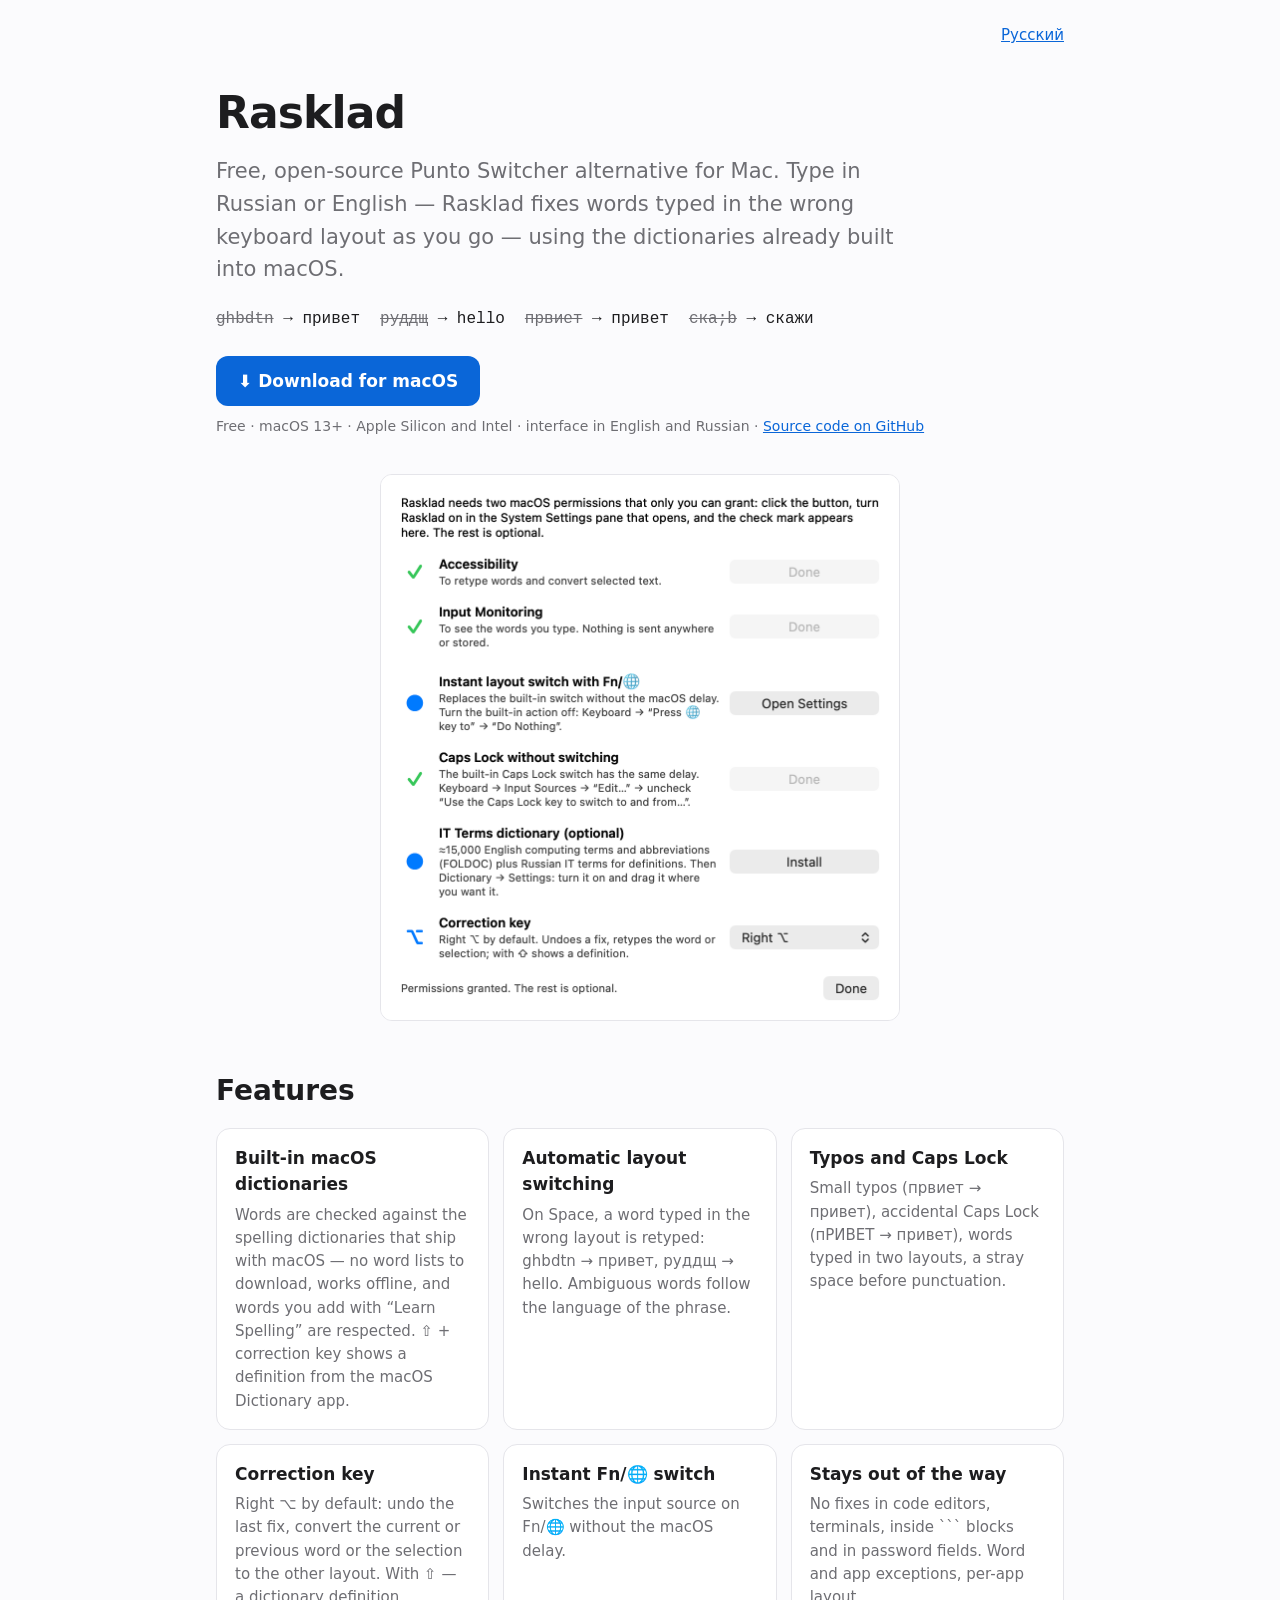
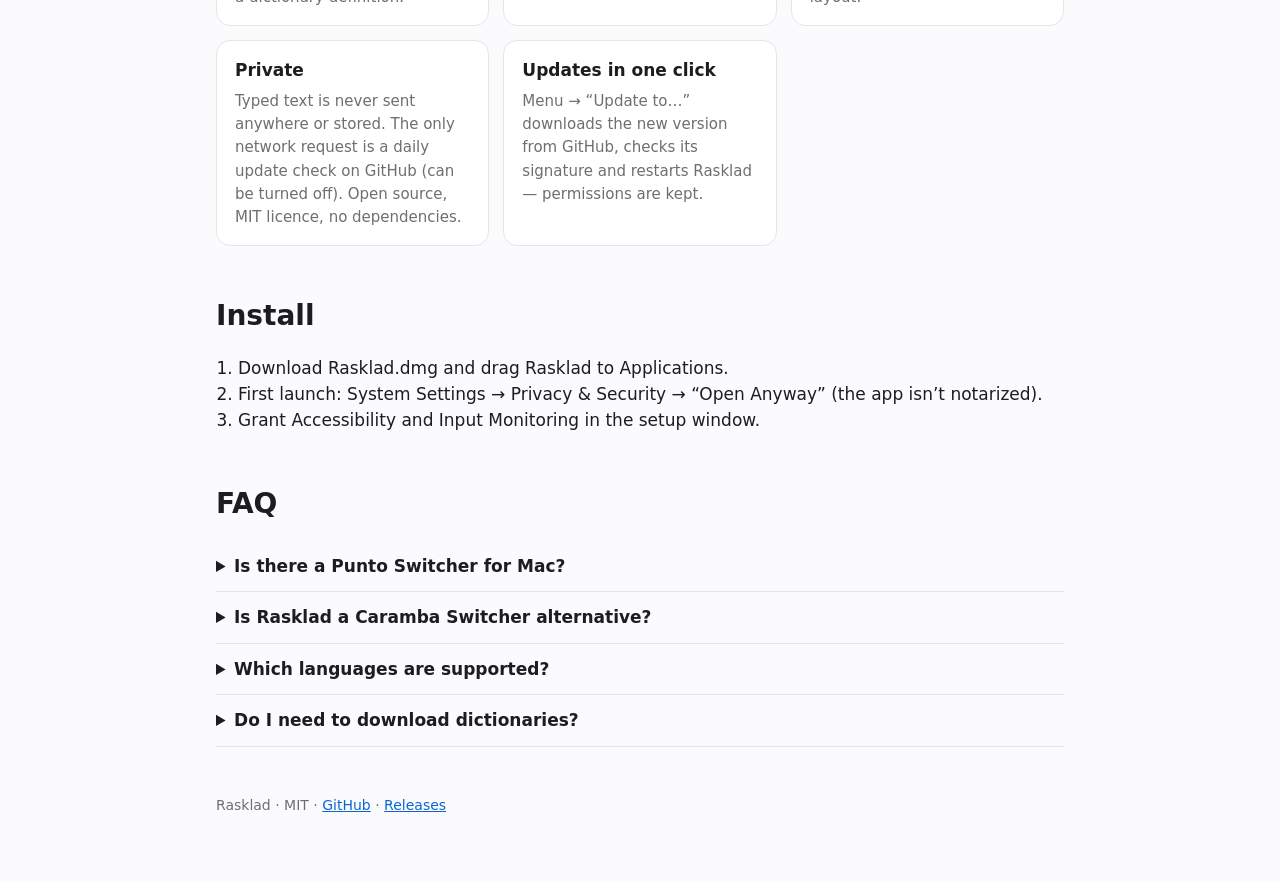
<file: docs/index.html>
<!doctype html>
<html lang="en">
<head>
<meta charset="utf-8">
<meta name="viewport" content="width=device-width,initial-scale=1">
<title>Rasklad — free Punto Switcher alternative for Mac (RU/EN keyboard layout switcher)</title>
<meta name="description" content="Rasklad is a free, open-source Punto Switcher alternative for macOS: it automatically switches the Russian/English keyboard layout, fixes text typed in the wrong layout, typos and accidental Caps Lock using the built-in macOS spelling dictionaries, and shows definitions from the macOS Dictionary.">
<link rel="canonical" href="https://dk-custom.github.io/Rasklad-MacOS/">
<link rel="alternate" hreflang="en" href="https://dk-custom.github.io/Rasklad-MacOS/">
<link rel="alternate" hreflang="ru" href="https://dk-custom.github.io/Rasklad-MacOS/ru/">
<link rel="alternate" hreflang="x-default" href="https://dk-custom.github.io/Rasklad-MacOS/">
<meta property="og:type" content="website">
<meta property="og:title" content="Rasklad — free Punto Switcher alternative for Mac (RU/EN keyboard layout switcher)">
<meta property="og:description" content="Rasklad is a free, open-source Punto Switcher alternative for macOS: it automatically switches the Russian/English keyboard layout, fixes text typed in the wrong layout, typos and accidental Caps Lock using the built-in macOS spelling dictionaries, and shows definitions from the macOS Dictionary.">
<meta property="og:url" content="https://dk-custom.github.io/Rasklad-MacOS/">
<meta property="og:image" content="https://dk-custom.github.io/Rasklad-MacOS/setup-en.png">
<meta name="twitter:card" content="summary_large_image">
<script type="application/ld+json">[{"@context": "https://schema.org", "@type": "SoftwareApplication", "name": "Rasklad", "operatingSystem": "macOS 13+", "applicationCategory": "UtilitiesApplication", "description": "Rasklad is a free, open-source Punto Switcher alternative for macOS: it automatically switches the Russian/English keyboard layout, fixes text typed in the wrong layout, typos and accidental Caps Lock using the built-in macOS spelling dictionaries, and shows definitions from the macOS Dictionary.", "url": "https://dk-custom.github.io/Rasklad-MacOS/", "downloadUrl": "https://github.com/DK-custom/Rasklad-MacOS/releases/latest/download/Rasklad.dmg", "offers": {"@type": "Offer", "price": "0", "priceCurrency": "USD"}, "license": "https://opensource.org/licenses/MIT", "codeRepository": "https://github.com/DK-custom/Rasklad-MacOS", "inLanguage": ["en", "ru"]}, {"@context": "https://schema.org", "@type": "FAQPage", "mainEntity": [{"@type": "Question", "name": "Is there a Punto Switcher for Mac?", "acceptedAnswer": {"@type": "Answer", "text": "The macOS version of Punto Switcher hasn’t been updated for years. Rasklad is a free open-source alternative that does the same job: automatic RU/EN layout switching and fixing text typed in the wrong layout."}}, {"@type": "Question", "name": "Is Rasklad a Caramba Switcher alternative?", "acceptedAnswer": {"@type": "Answer", "text": "Yes. Rasklad is free and open source, works offline and never sends typed text anywhere. Besides layout switching it fixes typos and accidental Caps Lock, has a correction key and an instant Fn/🌐 switch."}}, {"@type": "Question", "name": "Which languages are supported?", "acceptedAnswer": {"@type": "Answer", "text": "Russian and English keyboard layouts (ABC or U.S. and Russian)."}}, {"@type": "Question", "name": "Do I need to download dictionaries?", "acceptedAnswer": {"@type": "Answer", "text": "No. Rasklad uses the Russian and English spelling dictionaries built into macOS and the system Dictionary app for definitions. An optional IT Terms dictionary (FOLDOC plus Russian IT terms) can be installed from the setup window."}}]}]</script>
<style>:root{--bg:#fbfbfd;--fg:#1d1d1f;--muted:#6e6e73;--card:#fff;--line:#e5e5ea;--accent:#0a66d8;--accent-fg:#fff}
@media (prefers-color-scheme:dark){:root{--bg:#111113;--fg:#f5f5f7;--muted:#a1a1a6;--card:#1c1c1e;--line:#2c2c2e;--accent:#3d8bff;--accent-fg:#fff}}
*{box-sizing:border-box}body{margin:0;background:var(--bg);color:var(--fg);font:17px/1.55 -apple-system,BlinkMacSystemFont,"Segoe UI",system-ui,sans-serif}
main{max-width:880px;margin:0 auto;padding:24px 16px 64px}nav{display:flex;justify-content:flex-end;font-size:15px}a{color:var(--accent)}
h1{font-size:44px;margin:32px 0 8px;letter-spacing:-.02em}.lead{font-size:21px;color:var(--muted);margin:0 0 24px;max-width:680px}
.demo{display:flex;flex-wrap:wrap;gap:8px 20px;margin:0 0 28px;font:16px ui-monospace,SFMono-Regular,Menlo,monospace}
.demo span{white-space:nowrap}.demo s{color:var(--muted)}
.btn{display:inline-block;background:var(--accent);color:var(--accent-fg);text-decoration:none;padding:12px 22px;border-radius:12px;font-weight:600}
.note{color:var(--muted);font-size:14px;margin:10px 0 36px}
h2{font-size:28px;margin:48px 0 16px}.grid{display:grid;grid-template-columns:repeat(auto-fit,minmax(240px,1fr));gap:14px}
.card{background:var(--card);border:1px solid var(--line);border-radius:14px;padding:16px 18px}.card h3{margin:0 0 6px;font-size:17px}.card p{margin:0;color:var(--muted);font-size:15px}
img{max-width:100%;height:auto;border-radius:12px;border:1px solid var(--line);display:block;margin:8px auto}
ol{padding-left:22px}details{border-bottom:1px solid var(--line);padding:12px 0}summary{cursor:pointer;font-weight:600}footer{margin-top:48px;color:var(--muted);font-size:14px}</style>
</head>
<body>
<main>
<nav><a href="https://dk-custom.github.io/Rasklad-MacOS/ru/" hreflang="ru" lang="ru">Русский</a></nav>
<h1>Rasklad</h1>
<p class="lead">Free, open-source Punto Switcher alternative for Mac. Type in Russian or English — Rasklad fixes words typed in the wrong keyboard layout as you go — using the dictionaries already built into macOS.</p>
<div class="demo" aria-label="examples"><span><s>ghbdtn</s> → привет</span><span><s>руддщ</s> → hello</span><span><s>првиет</s> → привет</span><span><s>ска;b</s> → скажи</span></div>
<a class="btn" href="https://github.com/DK-custom/Rasklad-MacOS/releases/latest/download/Rasklad.dmg">⬇ Download for macOS</a>
<p class="note">Free · macOS 13+ · Apple Silicon and Intel · interface in English and Russian · <a href="https://github.com/DK-custom/Rasklad-MacOS">Source code on GitHub</a></p>
<img src="setup-en.png" width="520" height="560" alt="Rasklad setup window" loading="lazy">
<h2>Features</h2>
<div class="grid"><div class="card"><h3>Built-in macOS dictionaries</h3><p>Words are checked against the spelling dictionaries that ship with macOS — no word lists to download, works offline, and words you add with “Learn Spelling” are respected. ⇧ + correction key shows a definition from the macOS Dictionary app.</p></div><div class="card"><h3>Automatic layout switching</h3><p>On Space, a word typed in the wrong layout is retyped: ghbdtn → привет, руддщ → hello. Ambiguous words follow the language of the phrase.</p></div><div class="card"><h3>Typos and Caps Lock</h3><p>Small typos (првиет → привет), accidental Caps Lock (пРИВЕТ → привет), words typed in two layouts, a stray space before punctuation.</p></div><div class="card"><h3>Correction key</h3><p>Right ⌥ by default: undo the last fix, convert the current or previous word or the selection to the other layout. With ⇧ — a dictionary definition.</p></div><div class="card"><h3>Instant Fn/🌐 switch</h3><p>Switches the input source on Fn/🌐 without the macOS delay.</p></div><div class="card"><h3>Stays out of the way</h3><p>No fixes in code editors, terminals, inside ``` blocks and in password fields. Word and app exceptions, per-app layout.</p></div><div class="card"><h3>Private</h3><p>Typed text is never sent anywhere or stored. The only network request is a daily update check on GitHub (can be turned off). Open source, MIT licence, no dependencies.</p></div><div class="card"><h3>Updates in one click</h3><p>Menu → “Update to…” downloads the new version from GitHub, checks its signature and restarts Rasklad — permissions are kept.</p></div></div>
<h2>Install</h2>
<ol><li>Download Rasklad.dmg and drag Rasklad to Applications.</li><li>First launch: System Settings → Privacy &amp; Security → “Open Anyway” (the app isn’t notarized).</li><li>Grant Accessibility and Input Monitoring in the setup window.</li></ol>
<h2>FAQ</h2>
<details><summary>Is there a Punto Switcher for Mac?</summary><p>The macOS version of Punto Switcher hasn’t been updated for years. Rasklad is a free open-source alternative that does the same job: automatic RU/EN layout switching and fixing text typed in the wrong layout.</p></details><details><summary>Is Rasklad a Caramba Switcher alternative?</summary><p>Yes. Rasklad is free and open source, works offline and never sends typed text anywhere. Besides layout switching it fixes typos and accidental Caps Lock, has a correction key and an instant Fn/🌐 switch.</p></details><details><summary>Which languages are supported?</summary><p>Russian and English keyboard layouts (ABC or U.S. and Russian).</p></details><details><summary>Do I need to download dictionaries?</summary><p>No. Rasklad uses the Russian and English spelling dictionaries built into macOS and the system Dictionary app for definitions. An optional IT Terms dictionary (FOLDOC plus Russian IT terms) can be installed from the setup window.</p></details>
<footer>Rasklad · MIT · <a href="https://github.com/DK-custom/Rasklad-MacOS">GitHub</a> · <a href="https://github.com/DK-custom/Rasklad-MacOS/releases">Releases</a></footer>
</main>
</body>
</html>
</file>
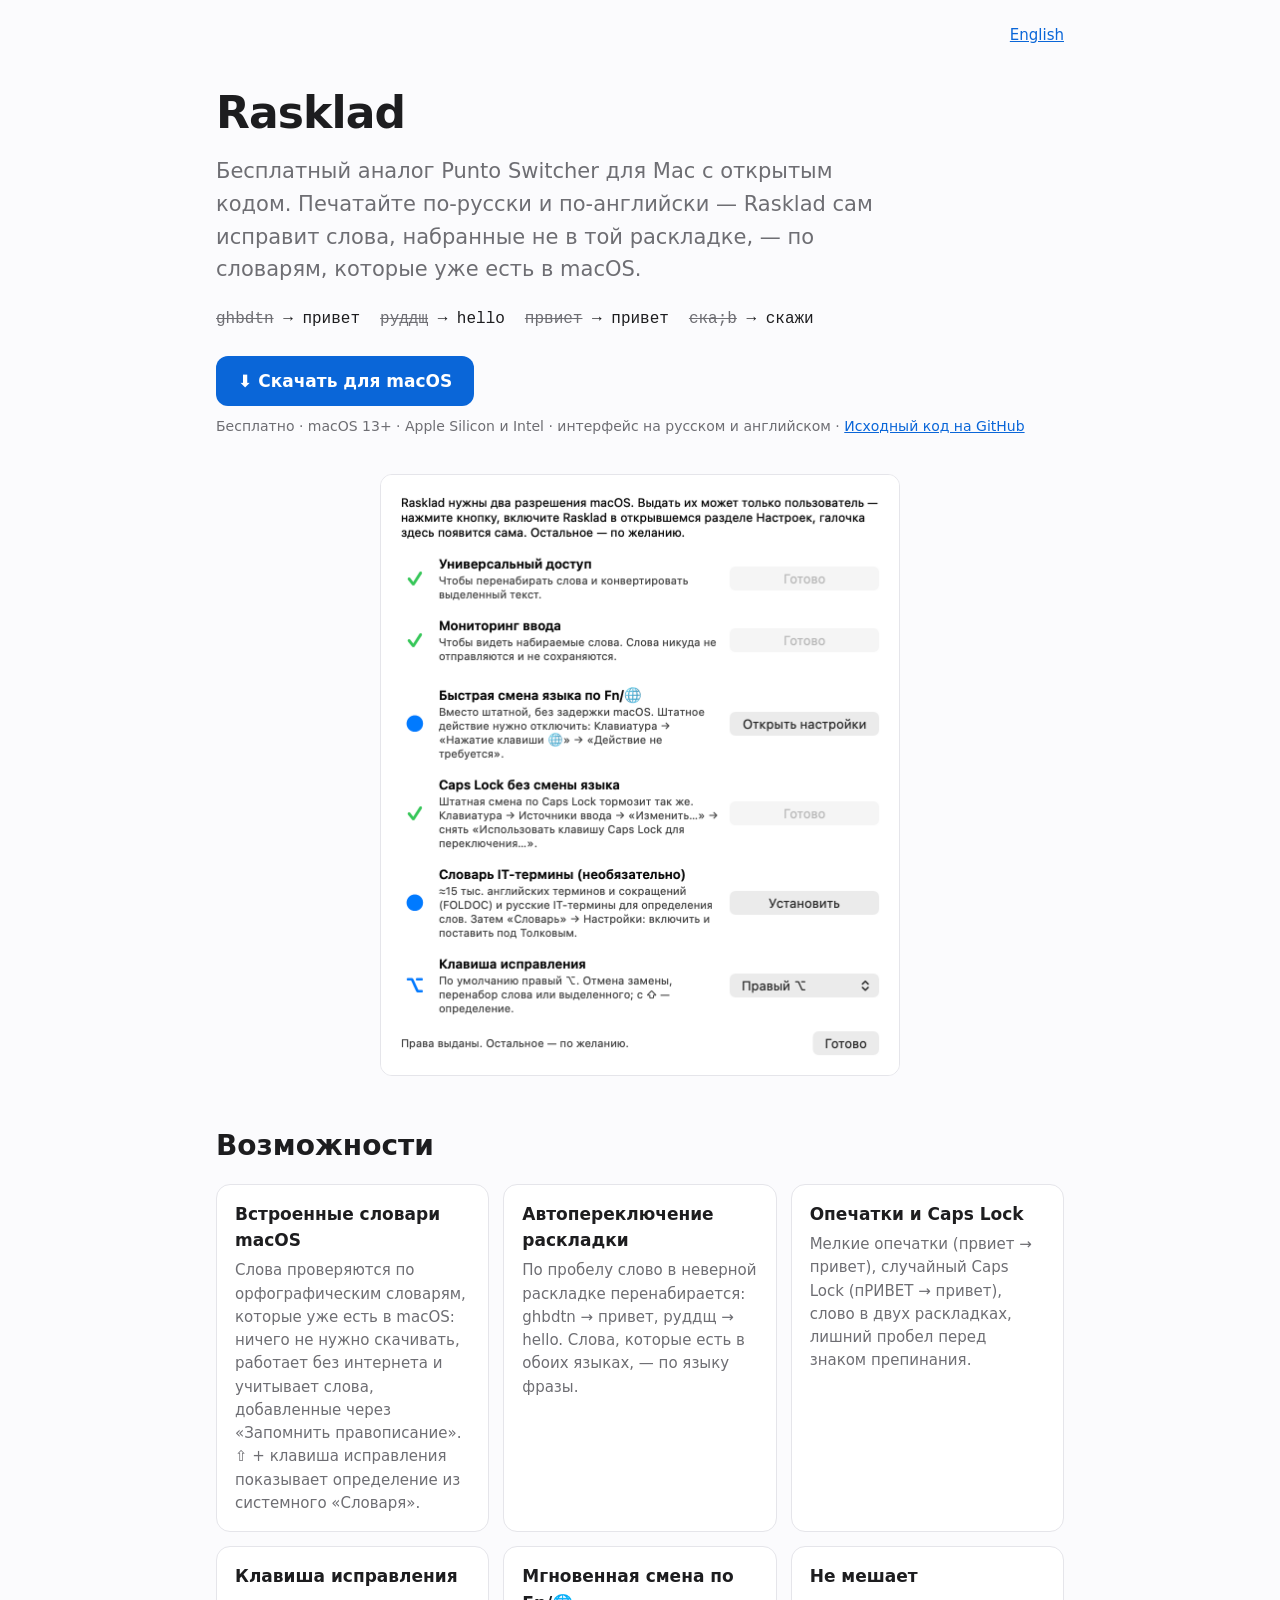
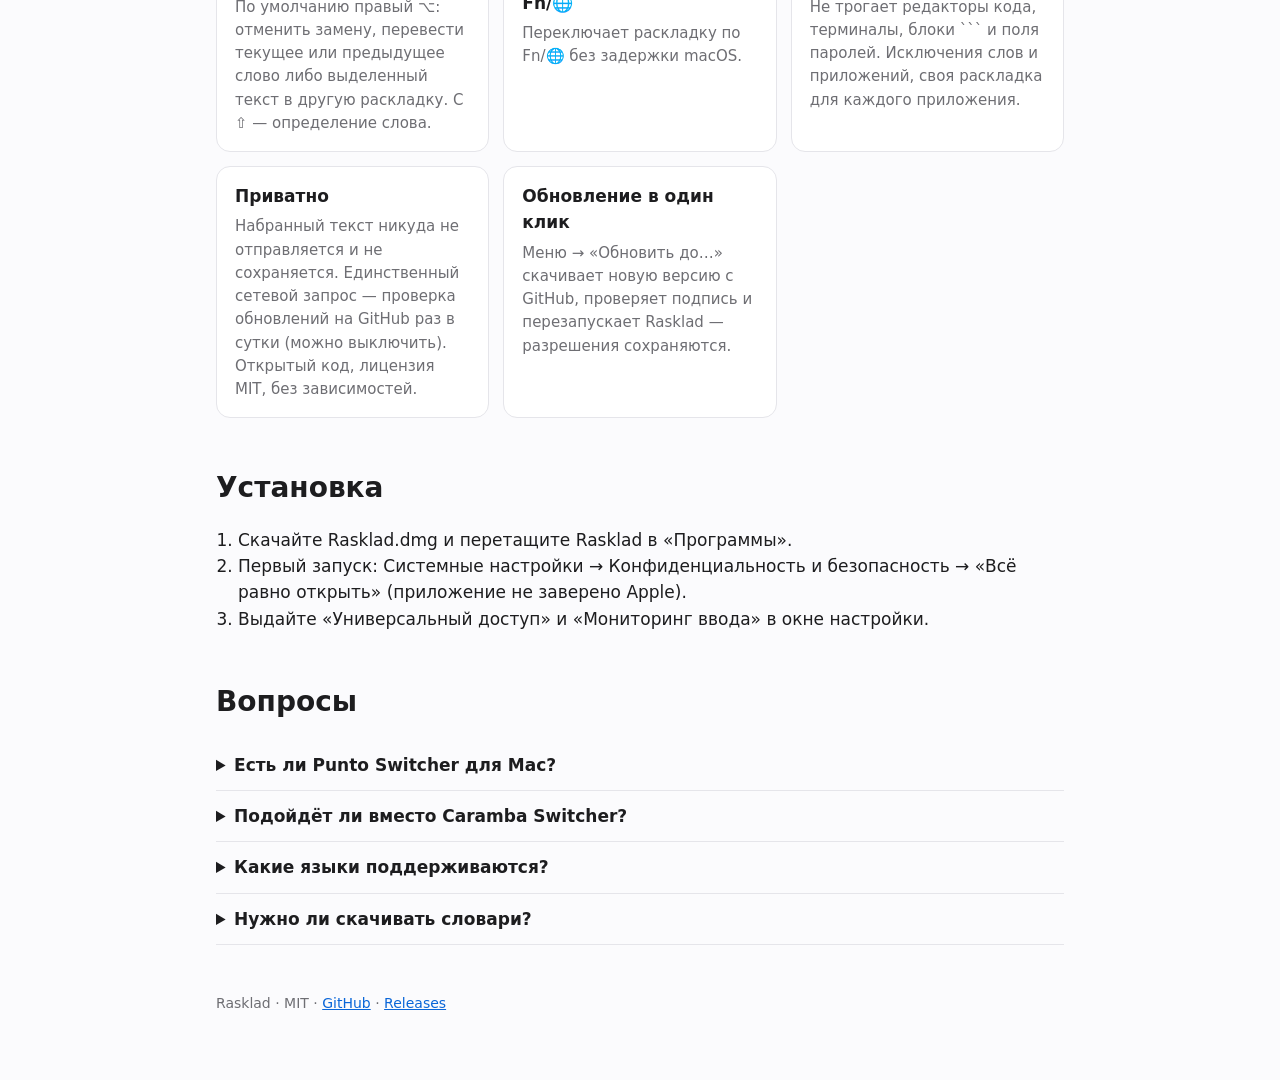
<file: docs/ru/index.html>
<!doctype html>
<html lang="ru">
<head>
<meta charset="utf-8">
<meta name="viewport" content="width=device-width,initial-scale=1">
<title>Rasklad — бесплатный аналог Punto Switcher для Mac (автопереключение раскладки)</title>
<meta name="description" content="Rasklad — бесплатный аналог Punto Switcher для macOS с открытым кодом: автоматически переключает раскладку клавиатуры с русской на английскую, исправляет текст, набранный не в той раскладке, опечатки и случайный Caps Lock по встроенным словарям macOS и показывает определения из системного «Словаря».">
<link rel="canonical" href="https://dk-custom.github.io/Rasklad-MacOS/ru/">
<link rel="alternate" hreflang="en" href="https://dk-custom.github.io/Rasklad-MacOS/">
<link rel="alternate" hreflang="ru" href="https://dk-custom.github.io/Rasklad-MacOS/ru/">
<link rel="alternate" hreflang="x-default" href="https://dk-custom.github.io/Rasklad-MacOS/">
<meta property="og:type" content="website">
<meta property="og:title" content="Rasklad — бесплатный аналог Punto Switcher для Mac (автопереключение раскладки)">
<meta property="og:description" content="Rasklad — бесплатный аналог Punto Switcher для macOS с открытым кодом: автоматически переключает раскладку клавиатуры с русской на английскую, исправляет текст, набранный не в той раскладке, опечатки и случайный Caps Lock по встроенным словарям macOS и показывает определения из системного «Словаря».">
<meta property="og:url" content="https://dk-custom.github.io/Rasklad-MacOS/ru/">
<meta property="og:image" content="https://dk-custom.github.io/Rasklad-MacOS/setup-ru.png">
<meta name="twitter:card" content="summary_large_image">
<script type="application/ld+json">[{"@context": "https://schema.org", "@type": "SoftwareApplication", "name": "Rasklad", "operatingSystem": "macOS 13+", "applicationCategory": "UtilitiesApplication", "description": "Rasklad — бесплатный аналог Punto Switcher для macOS с открытым кодом: автоматически переключает раскладку клавиатуры с русской на английскую, исправляет текст, набранный не в той раскладке, опечатки и случайный Caps Lock по встроенным словарям macOS и показывает определения из системного «Словаря».", "url": "https://dk-custom.github.io/Rasklad-MacOS/ru/", "downloadUrl": "https://github.com/DK-custom/Rasklad-MacOS/releases/latest/download/Rasklad.dmg", "offers": {"@type": "Offer", "price": "0", "priceCurrency": "USD"}, "license": "https://opensource.org/licenses/MIT", "codeRepository": "https://github.com/DK-custom/Rasklad-MacOS", "inLanguage": ["en", "ru"]}, {"@context": "https://schema.org", "@type": "FAQPage", "mainEntity": [{"@type": "Question", "name": "Есть ли Punto Switcher для Mac?", "acceptedAnswer": {"@type": "Answer", "text": "Punto Switcher для macOS давно не обновляется. Rasklad — бесплатная замена с открытым кодом: автоматическое переключение раскладки RU/EN и исправление текста, набранного не в той раскладке."}}, {"@type": "Question", "name": "Подойдёт ли вместо Caramba Switcher?", "acceptedAnswer": {"@type": "Answer", "text": "Да. Rasklad бесплатный и с открытым кодом, работает без интернета и никуда не отправляет набранный текст. Кроме смены раскладки он исправляет опечатки и случайный Caps Lock, есть клавиша исправления и мгновенная смена по Fn/🌐."}}, {"@type": "Question", "name": "Какие языки поддерживаются?", "acceptedAnswer": {"@type": "Answer", "text": "Русская и английская раскладки (ABC или U.S. и «Русская»)."}}, {"@type": "Question", "name": "Нужно ли скачивать словари?", "acceptedAnswer": {"@type": "Answer", "text": "Нет. Rasklad использует встроенные в macOS русский и английский орфографические словари, а определения берёт из системного «Словаря». По желанию в окне настройки можно установить словарь IT-термины (FOLDOC и русские IT-термины)."}}]}]</script>
<style>:root{--bg:#fbfbfd;--fg:#1d1d1f;--muted:#6e6e73;--card:#fff;--line:#e5e5ea;--accent:#0a66d8;--accent-fg:#fff}
@media (prefers-color-scheme:dark){:root{--bg:#111113;--fg:#f5f5f7;--muted:#a1a1a6;--card:#1c1c1e;--line:#2c2c2e;--accent:#3d8bff;--accent-fg:#fff}}
*{box-sizing:border-box}body{margin:0;background:var(--bg);color:var(--fg);font:17px/1.55 -apple-system,BlinkMacSystemFont,"Segoe UI",system-ui,sans-serif}
main{max-width:880px;margin:0 auto;padding:24px 16px 64px}nav{display:flex;justify-content:flex-end;font-size:15px}a{color:var(--accent)}
h1{font-size:44px;margin:32px 0 8px;letter-spacing:-.02em}.lead{font-size:21px;color:var(--muted);margin:0 0 24px;max-width:680px}
.demo{display:flex;flex-wrap:wrap;gap:8px 20px;margin:0 0 28px;font:16px ui-monospace,SFMono-Regular,Menlo,monospace}
.demo span{white-space:nowrap}.demo s{color:var(--muted)}
.btn{display:inline-block;background:var(--accent);color:var(--accent-fg);text-decoration:none;padding:12px 22px;border-radius:12px;font-weight:600}
.note{color:var(--muted);font-size:14px;margin:10px 0 36px}
h2{font-size:28px;margin:48px 0 16px}.grid{display:grid;grid-template-columns:repeat(auto-fit,minmax(240px,1fr));gap:14px}
.card{background:var(--card);border:1px solid var(--line);border-radius:14px;padding:16px 18px}.card h3{margin:0 0 6px;font-size:17px}.card p{margin:0;color:var(--muted);font-size:15px}
img{max-width:100%;height:auto;border-radius:12px;border:1px solid var(--line);display:block;margin:8px auto}
ol{padding-left:22px}details{border-bottom:1px solid var(--line);padding:12px 0}summary{cursor:pointer;font-weight:600}footer{margin-top:48px;color:var(--muted);font-size:14px}</style>
</head>
<body>
<main>
<nav><a href="https://dk-custom.github.io/Rasklad-MacOS/" hreflang="en" lang="en">English</a></nav>
<h1>Rasklad</h1>
<p class="lead">Бесплатный аналог Punto Switcher для Mac с открытым кодом. Печатайте по-русски и по-английски — Rasklad сам исправит слова, набранные не в той раскладке, — по словарям, которые уже есть в macOS.</p>
<div class="demo" aria-label="examples"><span><s>ghbdtn</s> → привет</span><span><s>руддщ</s> → hello</span><span><s>првиет</s> → привет</span><span><s>ска;b</s> → скажи</span></div>
<a class="btn" href="https://github.com/DK-custom/Rasklad-MacOS/releases/latest/download/Rasklad.dmg">⬇ Скачать для macOS</a>
<p class="note">Бесплатно · macOS 13+ · Apple Silicon и Intel · интерфейс на русском и английском · <a href="https://github.com/DK-custom/Rasklad-MacOS">Исходный код на GitHub</a></p>
<img src="../setup-ru.png" width="520" height="560" alt="Окно настройки Rasklad" loading="lazy">
<h2>Возможности</h2>
<div class="grid"><div class="card"><h3>Встроенные словари macOS</h3><p>Слова проверяются по орфографическим словарям, которые уже есть в macOS: ничего не нужно скачивать, работает без интернета и учитывает слова, добавленные через «Запомнить правописание». ⇧ + клавиша исправления показывает определение из системного «Словаря».</p></div><div class="card"><h3>Автопереключение раскладки</h3><p>По пробелу слово в неверной раскладке перенабирается: ghbdtn → привет, руддщ → hello. Слова, которые есть в обоих языках, — по языку фразы.</p></div><div class="card"><h3>Опечатки и Caps Lock</h3><p>Мелкие опечатки (првиет → привет), случайный Caps Lock (пРИВЕТ → привет), слово в двух раскладках, лишний пробел перед знаком препинания.</p></div><div class="card"><h3>Клавиша исправления</h3><p>По умолчанию правый ⌥: отменить замену, перевести текущее или предыдущее слово либо выделенный текст в другую раскладку. С ⇧ — определение слова.</p></div><div class="card"><h3>Мгновенная смена по Fn/🌐</h3><p>Переключает раскладку по Fn/🌐 без задержки macOS.</p></div><div class="card"><h3>Не мешает</h3><p>Не трогает редакторы кода, терминалы, блоки ``` и поля паролей. Исключения слов и приложений, своя раскладка для каждого приложения.</p></div><div class="card"><h3>Приватно</h3><p>Набранный текст никуда не отправляется и не сохраняется. Единственный сетевой запрос — проверка обновлений на GitHub раз в сутки (можно выключить). Открытый код, лицензия MIT, без зависимостей.</p></div><div class="card"><h3>Обновление в один клик</h3><p>Меню → «Обновить до…» скачивает новую версию с GitHub, проверяет подпись и перезапускает Rasklad — разрешения сохраняются.</p></div></div>
<h2>Установка</h2>
<ol><li>Скачайте Rasklad.dmg и перетащите Rasklad в «Программы».</li><li>Первый запуск: Системные настройки → Конфиденциальность и безопасность → «Всё равно открыть» (приложение не заверено Apple).</li><li>Выдайте «Универсальный доступ» и «Мониторинг ввода» в окне настройки.</li></ol>
<h2>Вопросы</h2>
<details><summary>Есть ли Punto Switcher для Mac?</summary><p>Punto Switcher для macOS давно не обновляется. Rasklad — бесплатная замена с открытым кодом: автоматическое переключение раскладки RU/EN и исправление текста, набранного не в той раскладке.</p></details><details><summary>Подойдёт ли вместо Caramba Switcher?</summary><p>Да. Rasklad бесплатный и с открытым кодом, работает без интернета и никуда не отправляет набранный текст. Кроме смены раскладки он исправляет опечатки и случайный Caps Lock, есть клавиша исправления и мгновенная смена по Fn/🌐.</p></details><details><summary>Какие языки поддерживаются?</summary><p>Русская и английская раскладки (ABC или U.S. и «Русская»).</p></details><details><summary>Нужно ли скачивать словари?</summary><p>Нет. Rasklad использует встроенные в macOS русский и английский орфографические словари, а определения берёт из системного «Словаря». По желанию в окне настройки можно установить словарь IT-термины (FOLDOC и русские IT-термины).</p></details>
<footer>Rasklad · MIT · <a href="https://github.com/DK-custom/Rasklad-MacOS">GitHub</a> · <a href="https://github.com/DK-custom/Rasklad-MacOS/releases">Releases</a></footer>
</main>
</body>
</html>
</file>
